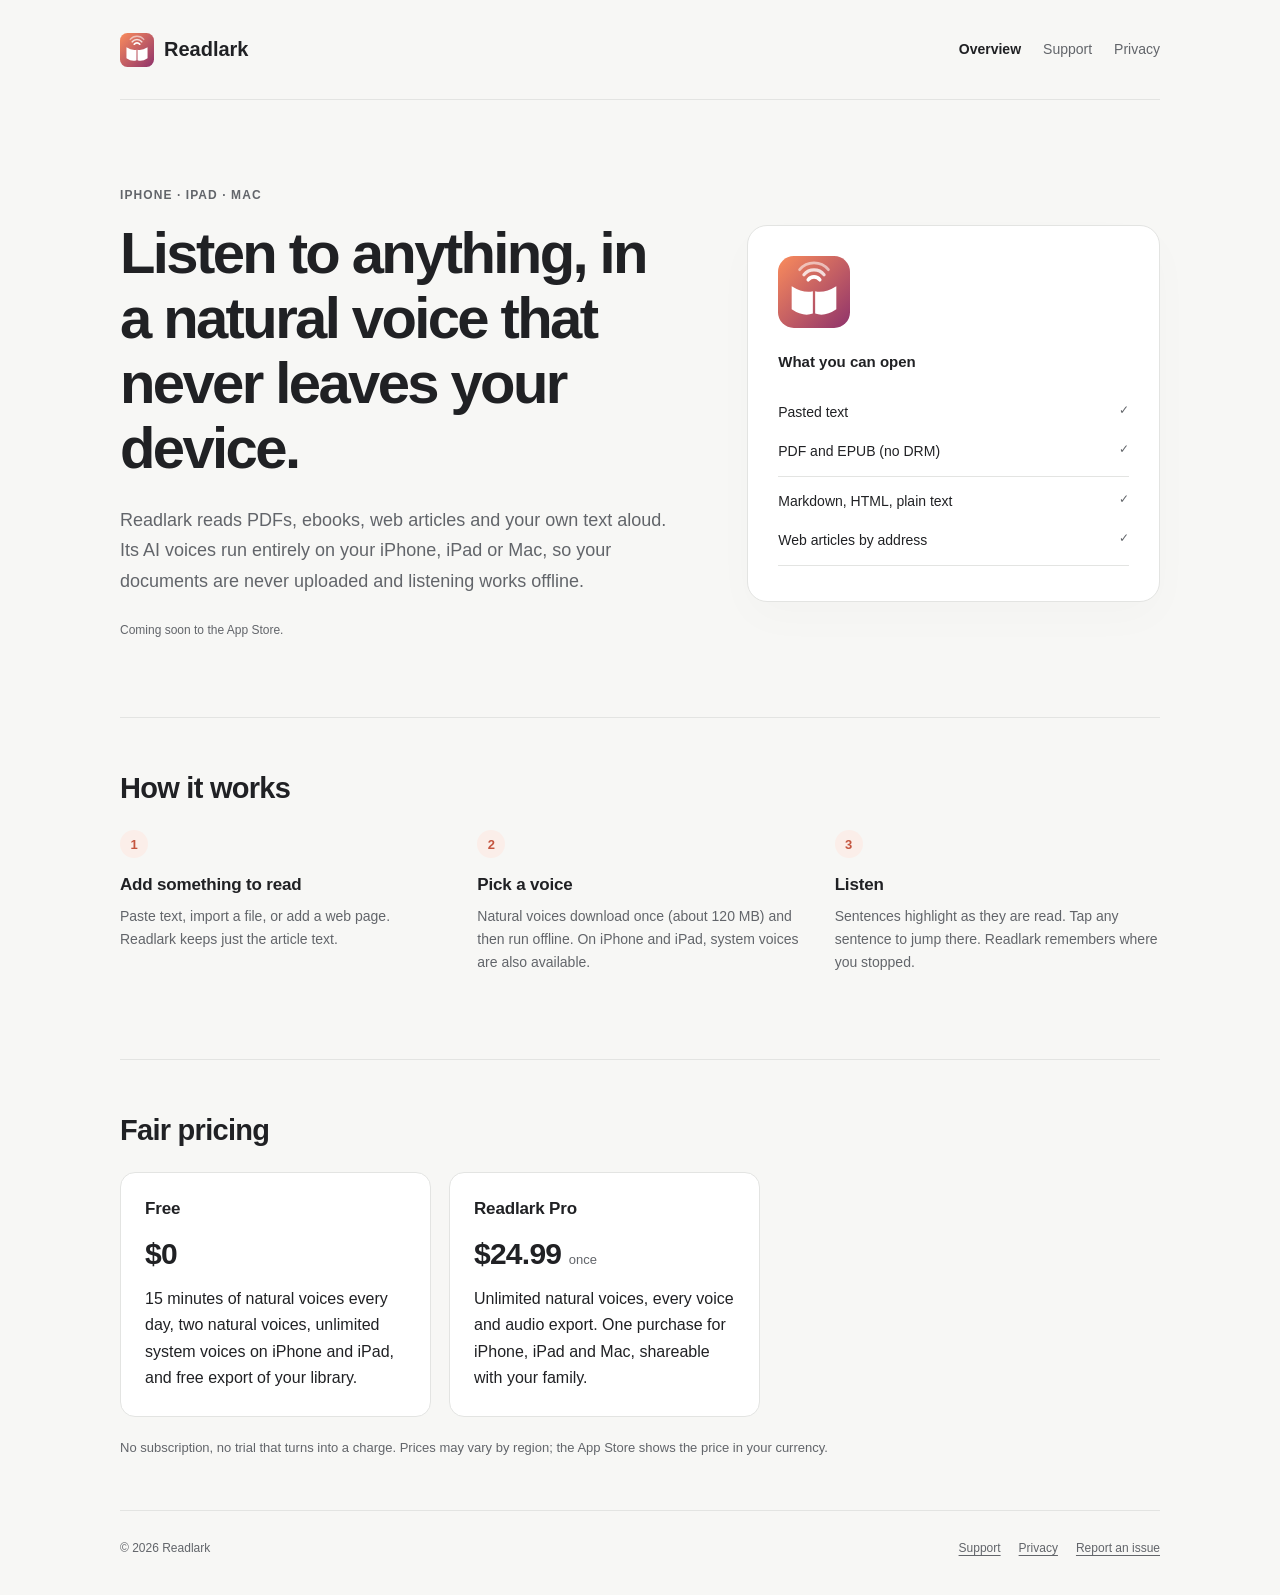
<file: index.html>
<!doctype html>
<html lang="en">
<head>
<meta charset="utf-8">
<meta name="viewport" content="width=device-width, initial-scale=1">
<title>Readlark — Private AI voice reader</title>
<meta name="description" content="Natural AI voices that run entirely on your iPhone, iPad and Mac. Listen to PDFs, ebooks and articles offline. Pay once.">
<meta name="color-scheme" content="light dark">
<meta name="referrer" content="no-referrer">
<meta http-equiv="Content-Security-Policy" content="default-src 'none'; style-src 'self'; img-src 'self'; base-uri 'none'; form-action 'none'; object-src 'none'">
<link rel="canonical" href="https://kaylaoneal.github.io/Readlark/">
<link rel="icon" href="assets/icon.svg" type="image/svg+xml">
<link rel="stylesheet" href="assets/site.css">
</head>
<body>
<a class="skip" href="#main">Skip to content</a>
<header class="header wrap">
<a class="brand" href="index.html"><img src="assets/icon.svg" alt="" width="34" height="34">Readlark</a>
<nav class="nav" aria-label="Readlark">
<a href="index.html" aria-current="page">Overview</a>
<a href="support.html">Support</a>
<a href="privacy.html">Privacy</a>
</nav>
</header>
<main id="main" class="wrap">
<section class="hero">
<div>
<p class="eyebrow">iPhone · iPad · Mac</p>
<h1>Listen to anything, in a natural voice that never leaves your device.</h1>
<p class="lead">Readlark reads PDFs, ebooks, web articles and your own text aloud. Its AI voices run entirely on your iPhone, iPad or Mac, so your documents are never uploaded and listening works offline.</p>
<p class="small availability">Coming soon to the App Store.</p>
</div>
<div class="menu-card">
<img class="icon" src="assets/icon.svg" alt="" width="72" height="72">
<p class="menu-title">What you can open</p>
<ul class="menu-list">
<li>Pasted text <kbd>✓</kbd></li><li>PDF and EPUB (no DRM) <kbd>✓</kbd></li>
<li>Markdown, HTML, plain text <kbd>✓</kbd></li><li>Web articles by address <kbd>✓</kbd></li>
</ul>
</div>
</section>
<section class="section">
<h2>How it works</h2>
<ol class="steps">
<li><h3>Add something to read</h3><p>Paste text, import a file, or add a web page. Readlark keeps just the article text.</p></li>
<li><h3>Pick a voice</h3><p>Natural voices download once (about 120 MB) and then run offline. On iPhone and iPad, system voices are also available.</p></li>
<li><h3>Listen</h3><p>Sentences highlight as they are read. Tap any sentence to jump there. Readlark remembers where you stopped.</p></li>
</ol>
</section>
<section class="section">
<h2>Fair pricing</h2>
<div class="pricing">
<div class="price-card"><h3>Free</h3><p class="price">$0</p><p>15 minutes of natural voices every day, two natural voices, unlimited system voices on iPhone and iPad, and free export of your library.</p></div>
<div class="price-card"><h3>Readlark Pro</h3><p class="price">$24.99 <span>once</span></p><p>Unlimited natural voices, every voice and audio export. One purchase for iPhone, iPad and Mac, shareable with your family.</p></div>
</div>
<p class="price-note">No subscription, no trial that turns into a charge. Prices may vary by region; the App Store shows the price in your currency.</p>
</section>
</main>
<footer class="footer wrap"><span>© 2026 Readlark</span><nav><a href="support.html">Support</a><a href="privacy.html">Privacy</a><a href="https://github.com/KaylaONeal/Readlark/issues">Report an issue</a></nav></footer>
</body>
</html>
</file>
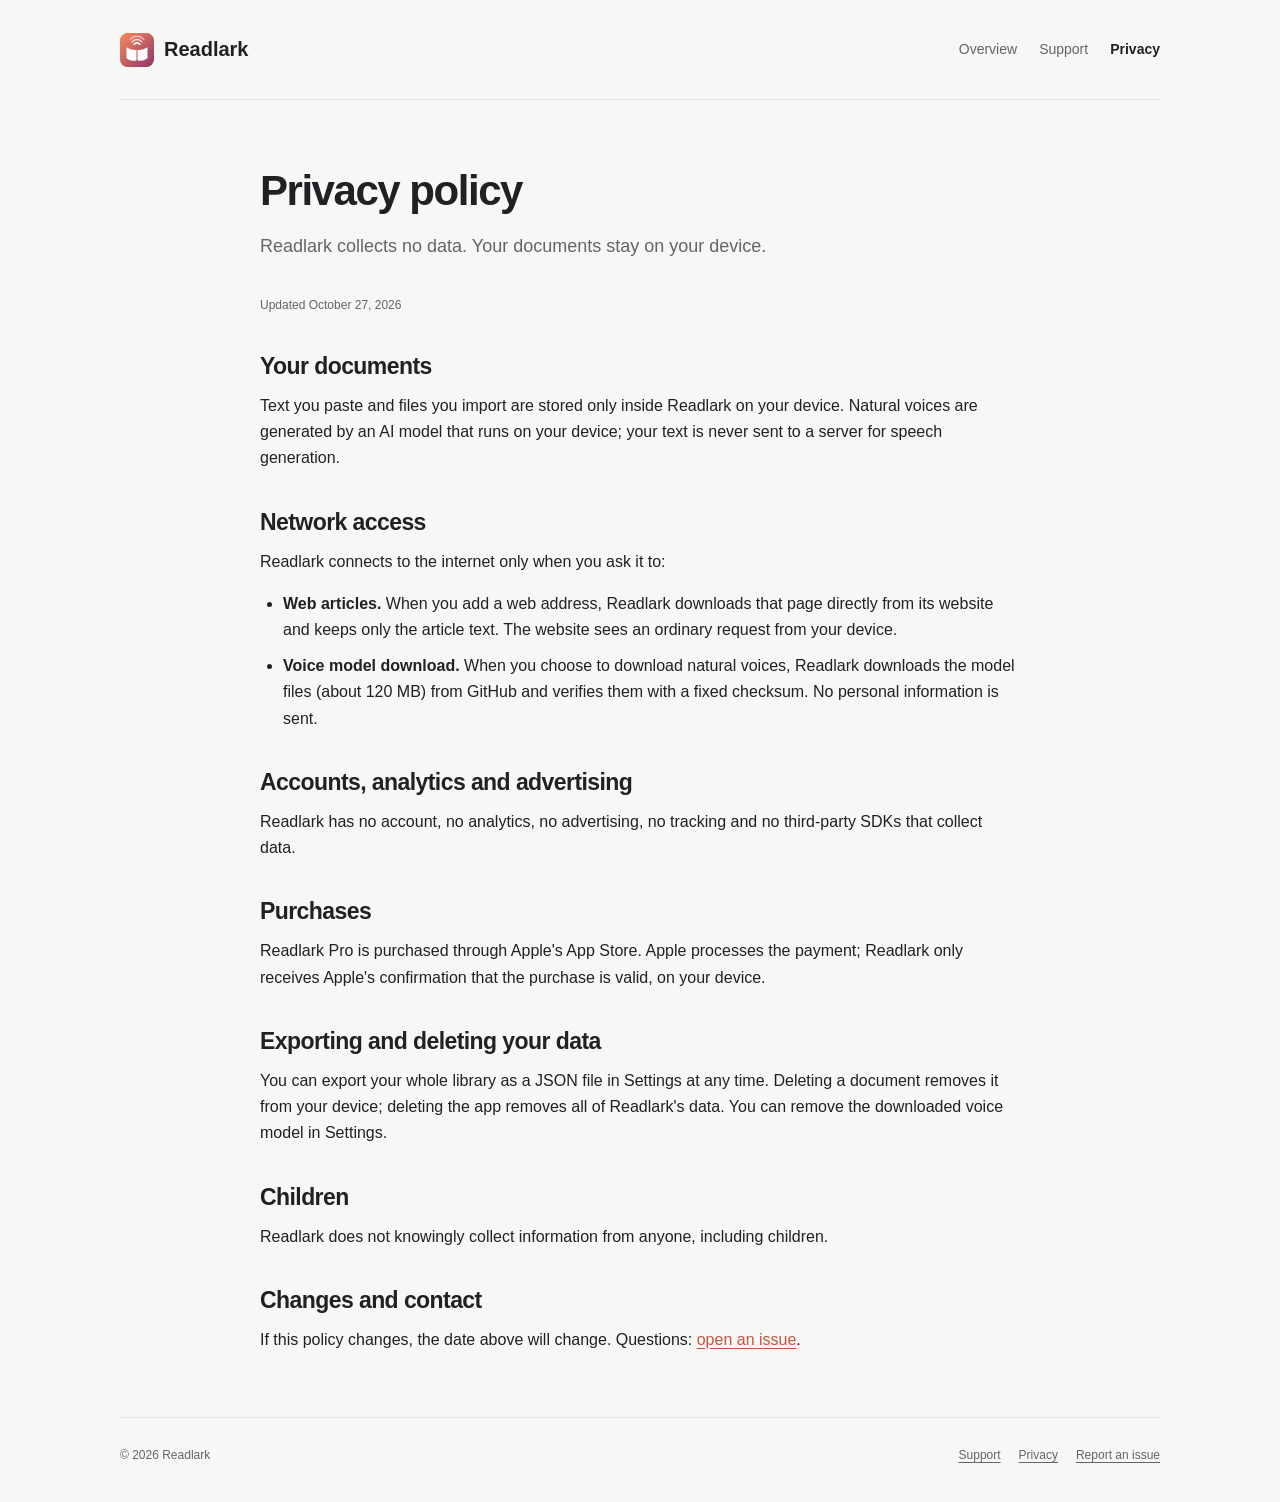
<file: privacy.html>
<!doctype html>
<html lang="en">
<head>
<meta charset="utf-8">
<meta name="viewport" content="width=device-width, initial-scale=1">
<title>Readlark — Privacy policy</title>
<meta name="description" content="Readlark collects no data. Documents stay on your device and natural voices are generated on-device.">
<meta name="color-scheme" content="light dark">
<meta name="referrer" content="no-referrer">
<meta http-equiv="Content-Security-Policy" content="default-src 'none'; style-src 'self'; img-src 'self'; base-uri 'none'; form-action 'none'; object-src 'none'">
<link rel="canonical" href="https://kaylaoneal.github.io/Readlark/privacy.html">
<link rel="icon" href="assets/icon.svg" type="image/svg+xml">
<link rel="stylesheet" href="assets/site.css">
</head>
<body>
<a class="skip" href="#main">Skip to content</a>
<header class="header wrap">
<a class="brand" href="index.html"><img src="assets/icon.svg" alt="" width="34" height="34">Readlark</a>
<nav class="nav" aria-label="Readlark">
<a href="index.html">Overview</a>
<a href="support.html">Support</a>
<a href="privacy.html" aria-current="page">Privacy</a>
</nav>
</header>
<main id="main" class="wrap">
<article class="page">
<h1>Privacy policy</h1>
<p class="intro">Readlark collects no data. Your documents stay on your device.</p>
<p class="updated">Updated October 27, 2026</p>
<h2>Your documents</h2>
<p>Text you paste and files you import are stored only inside Readlark on your device. Natural voices are generated by an AI model that runs on your device; your text is never sent to a server for speech generation.</p>
<h2>Network access</h2>
<p>Readlark connects to the internet only when you ask it to:</p>
<ul>
<li><strong>Web articles.</strong> When you add a web address, Readlark downloads that page directly from its website and keeps only the article text. The website sees an ordinary request from your device.</li>
<li><strong>Voice model download.</strong> When you choose to download natural voices, Readlark downloads the model files (about 120 MB) from GitHub and verifies them with a fixed checksum. No personal information is sent.</li>
</ul>
<h2>Accounts, analytics and advertising</h2>
<p>Readlark has no account, no analytics, no advertising, no tracking and no third-party SDKs that collect data.</p>
<h2>Purchases</h2>
<p>Readlark Pro is purchased through Apple's App Store. Apple processes the payment; Readlark only receives Apple's confirmation that the purchase is valid, on your device.</p>
<h2>Exporting and deleting your data</h2>
<p>You can export your whole library as a JSON file in Settings at any time. Deleting a document removes it from your device; deleting the app removes all of Readlark's data. You can remove the downloaded voice model in Settings.</p>
<h2>Children</h2>
<p>Readlark does not knowingly collect information from anyone, including children.</p>
<h2>Changes and contact</h2>
<p>If this policy changes, the date above will change. Questions: <a href="https://github.com/KaylaONeal/Readlark/issues">open an issue</a>.</p>
</article>
</main>
<footer class="footer wrap"><span>© 2026 Readlark</span><nav><a href="support.html">Support</a><a href="privacy.html">Privacy</a><a href="https://github.com/KaylaONeal/Readlark/issues">Report an issue</a></nav></footer>
</body>
</html>
</file>
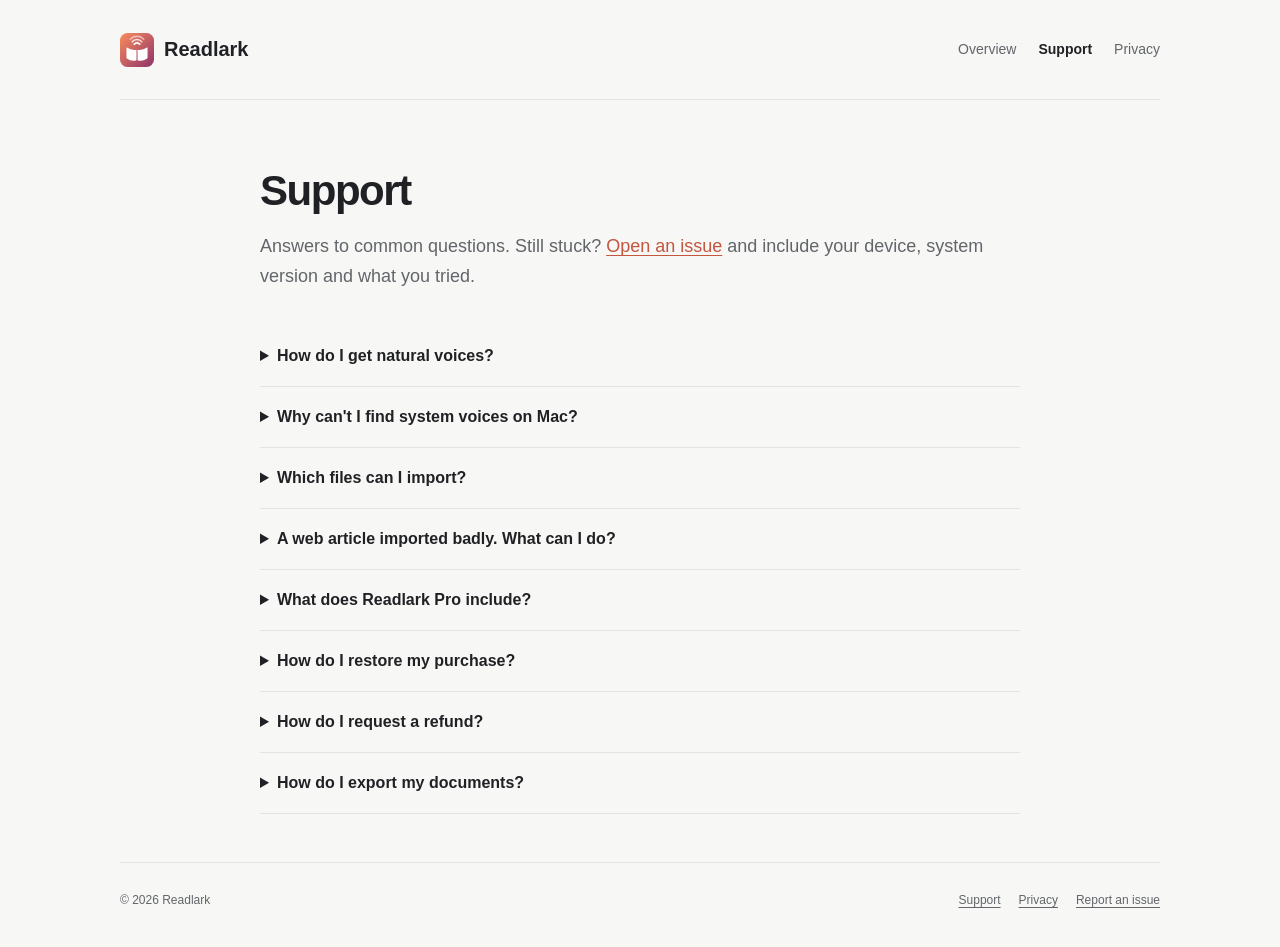
<file: support.html>
<!doctype html>
<html lang="en">
<head>
<meta charset="utf-8">
<meta name="viewport" content="width=device-width, initial-scale=1">
<title>Readlark — Support</title>
<meta name="description" content="Help with importing documents, natural voices, purchases and exporting your data in Readlark.">
<meta name="color-scheme" content="light dark">
<meta name="referrer" content="no-referrer">
<meta http-equiv="Content-Security-Policy" content="default-src 'none'; style-src 'self'; img-src 'self'; base-uri 'none'; form-action 'none'; object-src 'none'">
<link rel="canonical" href="https://kaylaoneal.github.io/Readlark/support.html">
<link rel="icon" href="assets/icon.svg" type="image/svg+xml">
<link rel="stylesheet" href="assets/site.css">
</head>
<body>
<a class="skip" href="#main">Skip to content</a>
<header class="header wrap">
<a class="brand" href="index.html"><img src="assets/icon.svg" alt="" width="34" height="34">Readlark</a>
<nav class="nav" aria-label="Readlark">
<a href="index.html">Overview</a>
<a href="support.html" aria-current="page">Support</a>
<a href="privacy.html">Privacy</a>
</nav>
</header>
<main id="main" class="wrap">
<article class="page">
<h1>Support</h1>
<p class="intro">Answers to common questions. Still stuck? <a href="https://github.com/KaylaONeal/Readlark/issues">Open an issue</a> and include your device, system version and what you tried.</p>
<details><summary>How do I get natural voices?</summary><p>Tap the voice button in the player, then “Download Natural Voices”. The one-time download is about 120 MB; after that, natural voices work offline.</p></details>
<details><summary>Why can't I find system voices on Mac?</summary><p>On macOS, Readlark uses natural voices only. Built-in system voices are available on iPhone and iPad.</p></details>
<details><summary>Which files can I import?</summary><p>PDF, EPUB without DRM, Markdown, HTML and plain text. Scanned PDFs without a text layer can't be read yet.</p></details>
<details><summary>A web article imported badly. What can I do?</summary><p>Some pages hide their text behind scripts or sign-ins. Copy the article text and use “Paste Text” instead.</p></details>
<details><summary>What does Readlark Pro include?</summary><p>Unlimited natural voices, every voice, and audio export (M4A). It is a single purchase for iPhone, iPad and Mac, with Family Sharing. There is no subscription.</p></details>
<details><summary>How do I restore my purchase?</summary><p>Open Settings in Readlark and tap “Restore Purchases” while signed in with the Apple Account you used to buy.</p></details>
<details><summary>How do I request a refund?</summary><p>Refunds are handled by Apple at reportaproblem.apple.com.</p></details>
<details><summary>How do I export my documents?</summary><p>Settings › Your data › Export Library. You get a JSON file with every document and your reading positions. Export is free.</p></details>
</article>
</main>
<footer class="footer wrap"><span>© 2026 Readlark</span><nav><a href="support.html">Support</a><a href="privacy.html">Privacy</a><a href="https://github.com/KaylaONeal/Readlark/issues">Report an issue</a></nav></footer>
</body>
</html>
</file>
<file: assets/site.css>
:root{color-scheme:light dark;--bg:#f7f7f5;--surface:#fff;--ink:#202124;--muted:#62656a;--line:#e3e4e2;--accent:#c4553f;--soft:#fbeee9;--radius:20px;font-family:-apple-system,BlinkMacSystemFont,"Segoe UI",sans-serif;font-synthesis:none}
*{box-sizing:border-box}html{scroll-behavior:smooth}body{margin:0;background:var(--bg);color:var(--ink);line-height:1.65;-webkit-font-smoothing:antialiased}[hidden]{display:none!important}a{color:var(--accent);text-underline-offset:3px}a:hover{text-decoration-thickness:2px}a:focus-visible,summary:focus-visible{outline:3px solid var(--accent);outline-offset:5px;border-radius:4px}img{max-width:100%;display:block}.wrap{width:min(1040px,calc(100% - 48px));margin-inline:auto}.skip{position:absolute;top:-100px;left:20px;background:var(--surface);padding:10px;z-index:2}.skip:focus{top:10px}.header{display:flex;align-items:center;justify-content:space-between;gap:24px;min-height:100px;border-bottom:1px solid var(--line)}.brand{display:flex;align-items:center;gap:10px;font-size:20px;font-weight:650;color:var(--ink);text-decoration:none}.brand img{width:34px;height:34px}.header-right,.nav,.languages{display:flex;align-items:center;gap:22px}.nav a{font-size:14px;color:var(--muted);text-decoration:none}.nav a[aria-current=page]{color:var(--ink);font-weight:600}.languages{gap:4px;padding:3px;border:1px solid var(--line);border-radius:9px}.languages a{padding:2px 8px;font-size:12px;white-space:nowrap;color:var(--muted);text-decoration:none;border-radius:5px}.languages a[aria-current=true]{background:var(--surface);color:var(--ink);box-shadow:0 1px 4px #0000000e}.hero{display:grid;grid-template-columns:1.35fr 1fr;gap:70px;align-items:center;padding:86px 0 76px}.eyebrow{font-size:12px;letter-spacing:.09em;text-transform:uppercase;font-weight:650;color:var(--muted);margin:0 0 15px}.hero h1{font-size:clamp(38px,4.7vw,58px);letter-spacing:-.045em;line-height:1.12;max-width:660px;margin:0 0 24px}.hero .lead{font-size:18px;line-height:1.7;color:var(--muted);margin:0 0 25px;max-width:550px}.actions{display:flex;flex-wrap:wrap;gap:12px;align-items:center}.button{display:inline-flex;align-items:center;justify-content:center;min-height:42px;padding:8px 17px;background:var(--ink);color:var(--surface);border:1px solid var(--ink);border-radius:9px;text-decoration:none;font-size:14px;font-weight:600}.button.secondary{background:transparent;color:var(--ink);border-color:var(--line)}.small{font-size:12px;color:var(--muted)}.availability{margin:16px 0 0}.menu-card{background:var(--surface);border:1px solid var(--line);border-radius:var(--radius);padding:30px;box-shadow:0 16px 45px #00000005}.menu-card .icon{width:72px;height:72px;margin-bottom:22px}.menu-title{margin:0 0 18px;font-weight:600;font-size:15px}.menu-list{list-style:none;padding:0;margin:0;font-size:14px}.menu-list li{padding:8px 0;display:flex;justify-content:space-between;gap:20px}.menu-list li:nth-child(2),.menu-list li:nth-child(4){border-bottom:1px solid var(--line);padding-bottom:13px;margin-bottom:5px}.menu-list kbd{font-family:inherit;font-size:12px;color:var(--muted)}.section{padding:52px 0;border-top:1px solid var(--line)}h2{font-size:29px;line-height:1.25;letter-spacing:-.025em;margin:0 0 24px}h3{font-size:17px;line-height:1.4;letter-spacing:-.01em;margin:0 0 8px}p{margin:0 0 16px}.steps{display:grid;grid-template-columns:repeat(3,1fr);gap:32px;padding:0;list-style:none;counter-reset:steps}.steps li:before{counter-increment:steps;content:counter(steps);display:flex;align-items:center;justify-content:center;width:28px;height:28px;background:var(--soft);color:var(--accent);font-size:13px;font-weight:600;border-radius:50%;margin-bottom:15px}.steps p,.feature-grid p{font-size:14px;color:var(--muted)}.feature-grid{display:grid;grid-template-columns:1fr 1fr;gap:22px 40px}.callout{border-left:3px solid var(--accent);padding:6px 0 6px 18px;color:var(--muted);font-size:14px}.pricing{display:grid;grid-template-columns:1fr 1fr;gap:18px;max-width:640px}.price-card{background:var(--surface);border:1px solid var(--line);border-radius:15px;padding:24px}.price-card p:last-child{margin-bottom:0}.price{font-size:30px;font-weight:650;letter-spacing:-.025em;margin:8px 0}.price span{font-size:13px;font-weight:400;color:var(--muted);letter-spacing:0}.price-note{font-size:13px;color:var(--muted);max-width:720px;margin:20px 0 0}.page{max-width:760px;margin-inline:auto;padding:66px 0 48px}.page h1{font-size:42px;line-height:1.2;letter-spacing:-.035em;margin:0 0 16px}.page .intro{font-size:18px;color:var(--muted);margin-bottom:34px}.page h2{font-size:23px;margin-top:36px;margin-bottom:12px}.page ul,.page ol{padding-left:23px}.page li{margin-bottom:9px}.page .updated{font-size:12px;color:var(--muted);margin-bottom:26px}.page details{border-bottom:1px solid var(--line);padding:18px 0}.page summary{font-weight:600;cursor:pointer;line-height:1.5}.page details p{margin:12px 0 0;color:var(--muted);font-size:15px}.footer{border-top:1px solid var(--line);padding:28px 0 36px;font-size:12px;color:var(--muted);display:flex;justify-content:space-between;gap:18px}.footer nav{display:flex;flex-wrap:wrap;gap:18px}.footer a{color:var(--muted)}.publisher{font-size:11px;margin-top:8px;max-width:430px;overflow-wrap:anywhere}
@media(prefers-color-scheme:dark){:root{--bg:#171819;--surface:#212325;--ink:#f1f2f3;--muted:#acb0b5;--line:#34373a;--accent:#ff9b82;--soft:#3a2723}.button{background:#f1f2f3;color:#202124}.languages a[aria-current=true]{box-shadow:none}.menu-card{box-shadow:none}}
@media(max-width:780px){.header{align-items:flex-start;padding-block:22px}.header-right{align-items:flex-end;flex-direction:column;gap:14px}.hero{gap:32px;grid-template-columns:1fr;padding:52px 0}.hero h1{max-width:520px}.menu-card{max-width:420px;width:100%;padding:25px}.steps{grid-template-columns:1fr;gap:18px}.steps li{position:relative;padding-left:45px}.steps li:before{position:absolute;left:0;top:0}.feature-grid{grid-template-columns:1fr;gap:15px}.footer{flex-direction:column}.page{padding-top:42px}.page h1{font-size:34px}}
@media(max-width:430px){.wrap{width:calc(100% - 32px)}.header{gap:15px}.nav{gap:15px}.brand{font-size:18px;gap:7px}.brand img{width:29px;height:29px}.languages a{padding-inline:6px}.hero .lead{font-size:17px}.pricing{grid-template-columns:1fr}.page h1{font-size:31px}.section{padding:38px 0}}
@media(prefers-reduced-motion:reduce){html{scroll-behavior:auto}}
</file>
